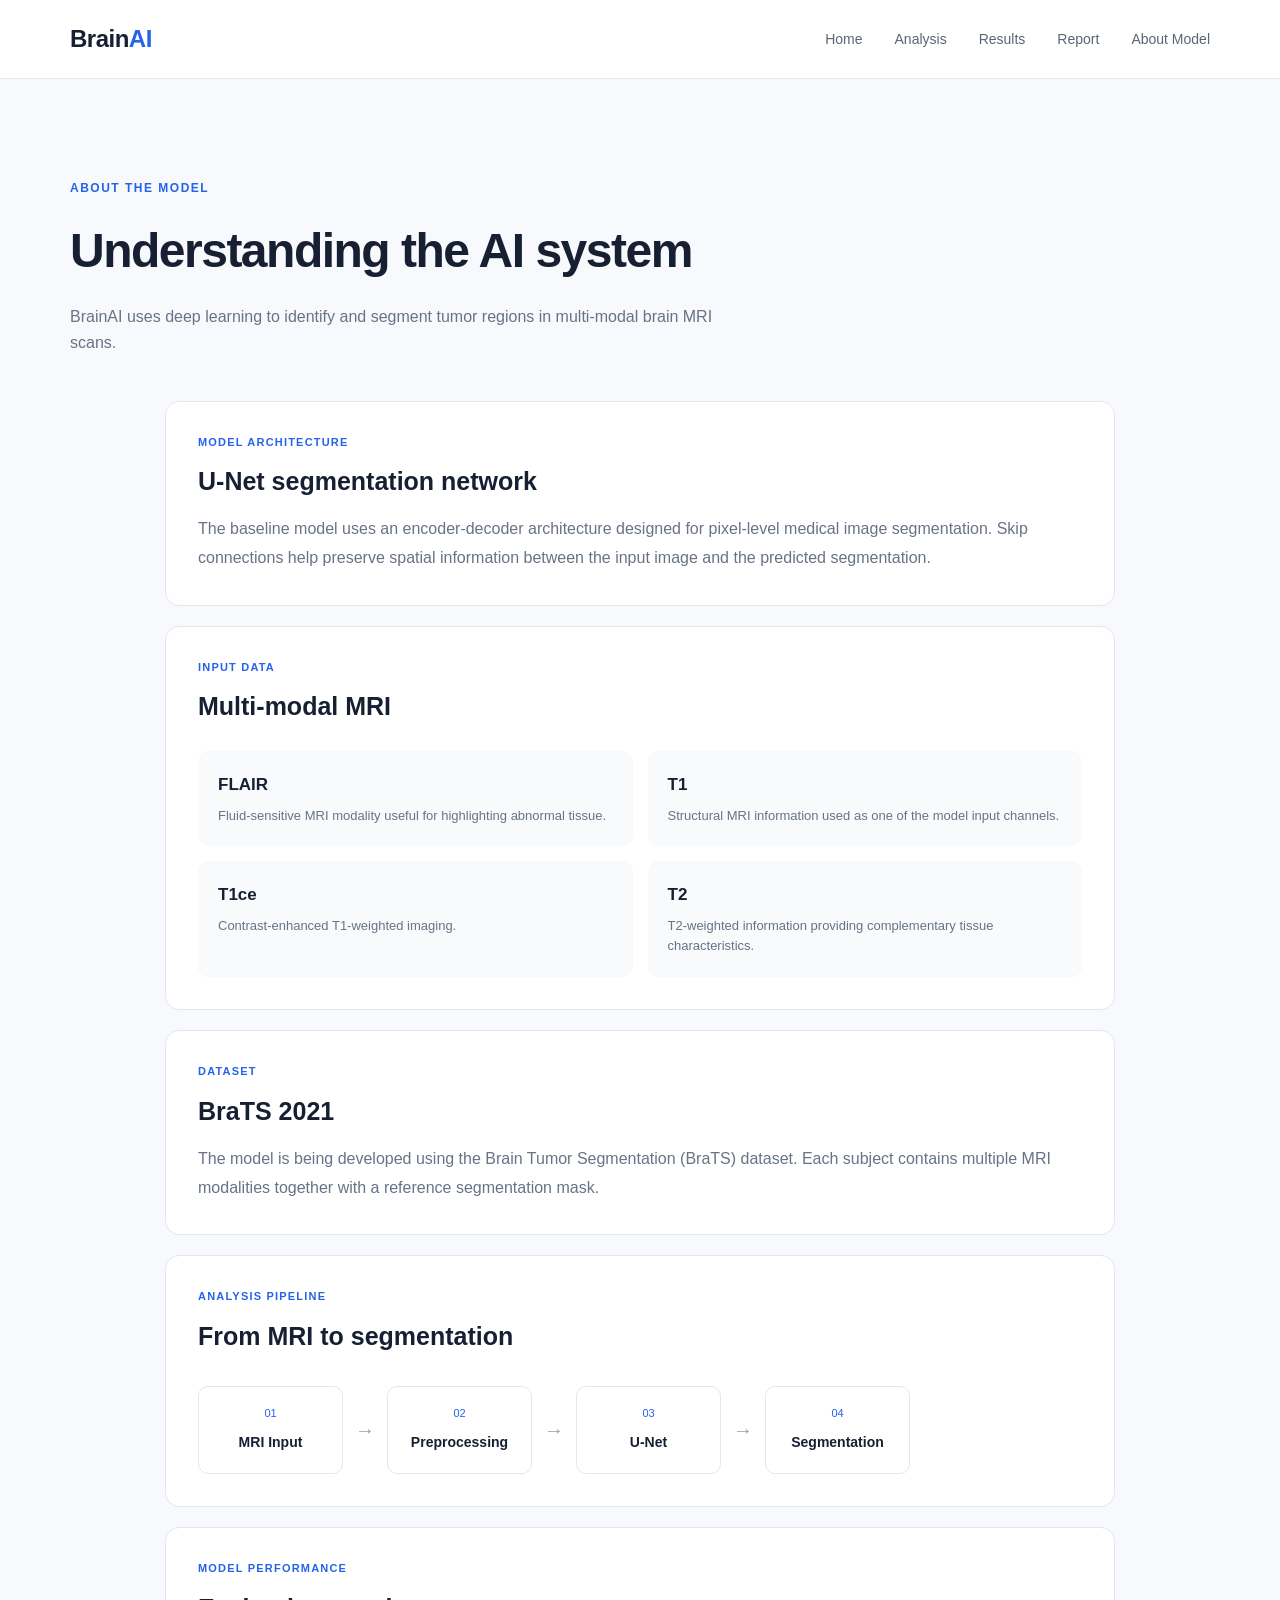
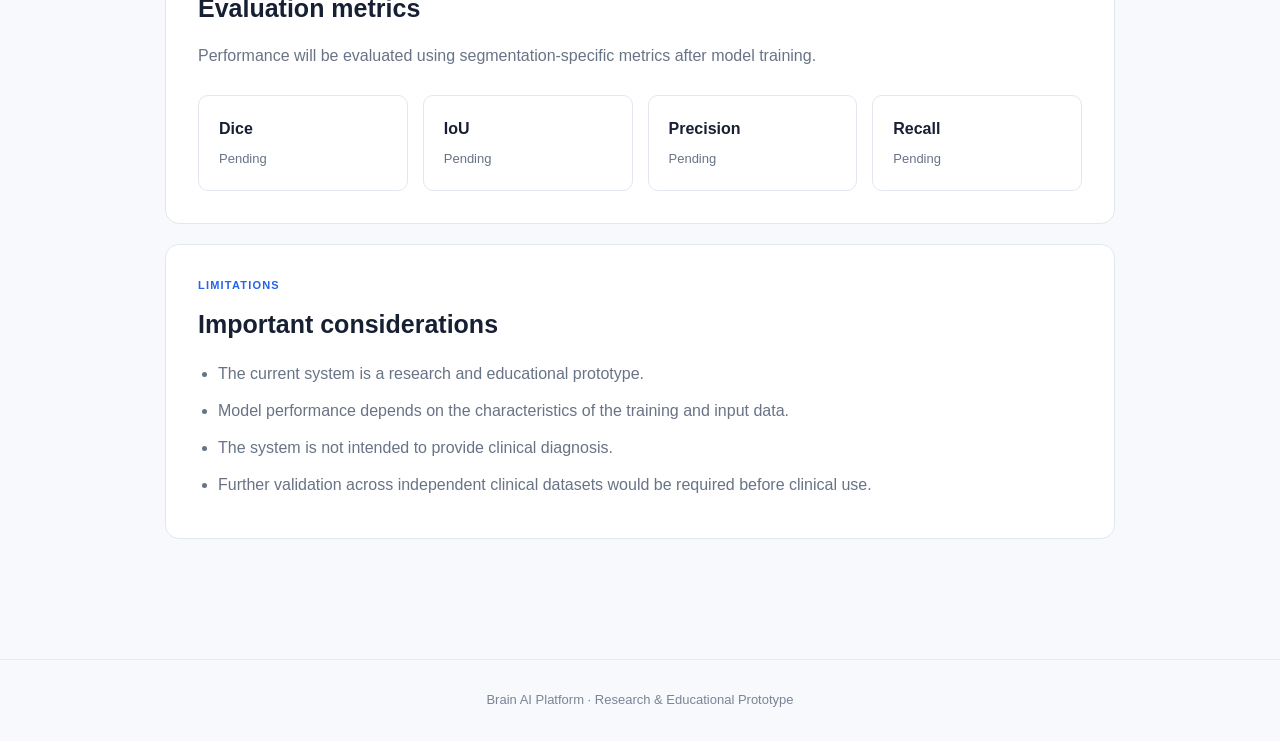
<file: frontend/about.html>
<!DOCTYPE html>
<html lang="en">

<head>
    <meta charset="UTF-8">
    <meta name="viewport" content="width=device-width, initial-scale=1.0">

    <title>About Model | BrainAI</title>

    <link rel="stylesheet" href="css/style.css">
    <link rel="stylesheet" href="css/about.css">
</head>


<body>

<header>

    <nav>

        <a href="index.html" class="logo">
            Brain<span>AI</span>
        </a>

        <div class="nav-links">

            <a href="index.html">Home</a>
            <a href="analysis.html">Analysis</a>
            <a href="results.html">Results</a>
            <a href="report.html">Report</a>
            <a href="about.html">About Model</a>

        </div>

    </nav>

</header>


<main>

    <section class="about-page">

        <div class="section-heading">

            <p class="eyebrow">
                ABOUT THE MODEL
            </p>

            <h1>
                Understanding the AI system
            </h1>

            <p>
                BrainAI uses deep learning to identify and segment
                tumor regions in multi-modal brain MRI scans.
            </p>

        </div>


        <!-- Model Overview -->

        <div class="about-card">

            <span class="about-label">
                MODEL ARCHITECTURE
            </span>

            <h2>
                U-Net segmentation network
            </h2>

            <p>
                The baseline model uses an encoder-decoder architecture
                designed for pixel-level medical image segmentation.
                Skip connections help preserve spatial information
                between the input image and the predicted segmentation.
            </p>

        </div>


        <!-- Input -->

        <div class="about-card">

            <span class="about-label">
                INPUT DATA
            </span>

            <h2>
                Multi-modal MRI
            </h2>

            <div class="feature-grid">

                <div class="feature">

                    <strong>
                        FLAIR
                    </strong>

                    <p>
                        Fluid-sensitive MRI modality useful for
                        highlighting abnormal tissue.
                    </p>

                </div>


                <div class="feature">

                    <strong>
                        T1
                    </strong>

                    <p>
                        Structural MRI information used as one
                        of the model input channels.
                    </p>

                </div>


                <div class="feature">

                    <strong>
                        T1ce
                    </strong>

                    <p>
                        Contrast-enhanced T1-weighted imaging.
                    </p>

                </div>


                <div class="feature">

                    <strong>
                        T2
                    </strong>

                    <p>
                        T2-weighted information providing
                        complementary tissue characteristics.
                    </p>

                </div>

            </div>

        </div>


        <!-- Dataset -->

        <div class="about-card">

            <span class="about-label">
                DATASET
            </span>

            <h2>
                BraTS 2021
            </h2>

            <p>
                The model is being developed using the Brain Tumor
                Segmentation (BraTS) dataset. Each subject contains
                multiple MRI modalities together with a reference
                segmentation mask.
            </p>

        </div>


        <!-- Pipeline -->

        <div class="about-card">

            <span class="about-label">
                ANALYSIS PIPELINE
            </span>

            <h2>
                From MRI to segmentation
            </h2>

            <div class="pipeline">

                <div class="pipeline-step">
                    <span>01</span>
                    <strong>MRI Input</strong>
                </div>

                <div class="pipeline-arrow">
                    →
                </div>

                <div class="pipeline-step">
                    <span>02</span>
                    <strong>Preprocessing</strong>
                </div>

                <div class="pipeline-arrow">
                    →
                </div>

                <div class="pipeline-step">
                    <span>03</span>
                    <strong>U-Net</strong>
                </div>

                <div class="pipeline-arrow">
                    →
                </div>

                <div class="pipeline-step">
                    <span>04</span>
                    <strong>Segmentation</strong>
                </div>

            </div>

        </div>


        <!-- Metrics -->

        <div class="about-card">

            <span class="about-label">
                MODEL PERFORMANCE
            </span>

            <h2>
                Evaluation metrics
            </h2>

            <p>
                Performance will be evaluated using segmentation-specific
                metrics after model training.
            </p>

            <div class="metrics-grid">

                <div>
                    <strong>
                        Dice
                    </strong>

                    <span id="dice-score">
                        Pending
                    </span>
                </div>


                <div>
                    <strong>
                        IoU
                    </strong>

                    <span id="iou-score">
                        Pending
                    </span>
                </div>


                <div>
                    <strong>
                        Precision
                    </strong>

                    <span>
                        Pending
                    </span>
                </div>


                <div>
                    <strong>
                        Recall
                    </strong>

                    <span>
                        Pending
                    </span>
                </div>

            </div>

        </div>


        <!-- Limitations -->

        <div class="about-card">

            <span class="about-label">
                LIMITATIONS
            </span>

            <h2>
                Important considerations
            </h2>

            <ul class="limitations">

                <li>
                    The current system is a research and educational prototype.
                </li>

                <li>
                    Model performance depends on the characteristics
                    of the training and input data.
                </li>

                <li>
                    The system is not intended to provide clinical diagnosis.
                </li>

                <li>
                    Further validation across independent clinical
                    datasets would be required before clinical use.
                </li>

            </ul>

        </div>


    </section>

</main>


<footer>

    <p>
        Brain AI Platform · Research & Educational Prototype
    </p>

</footer>


</body>

</html>
</file>
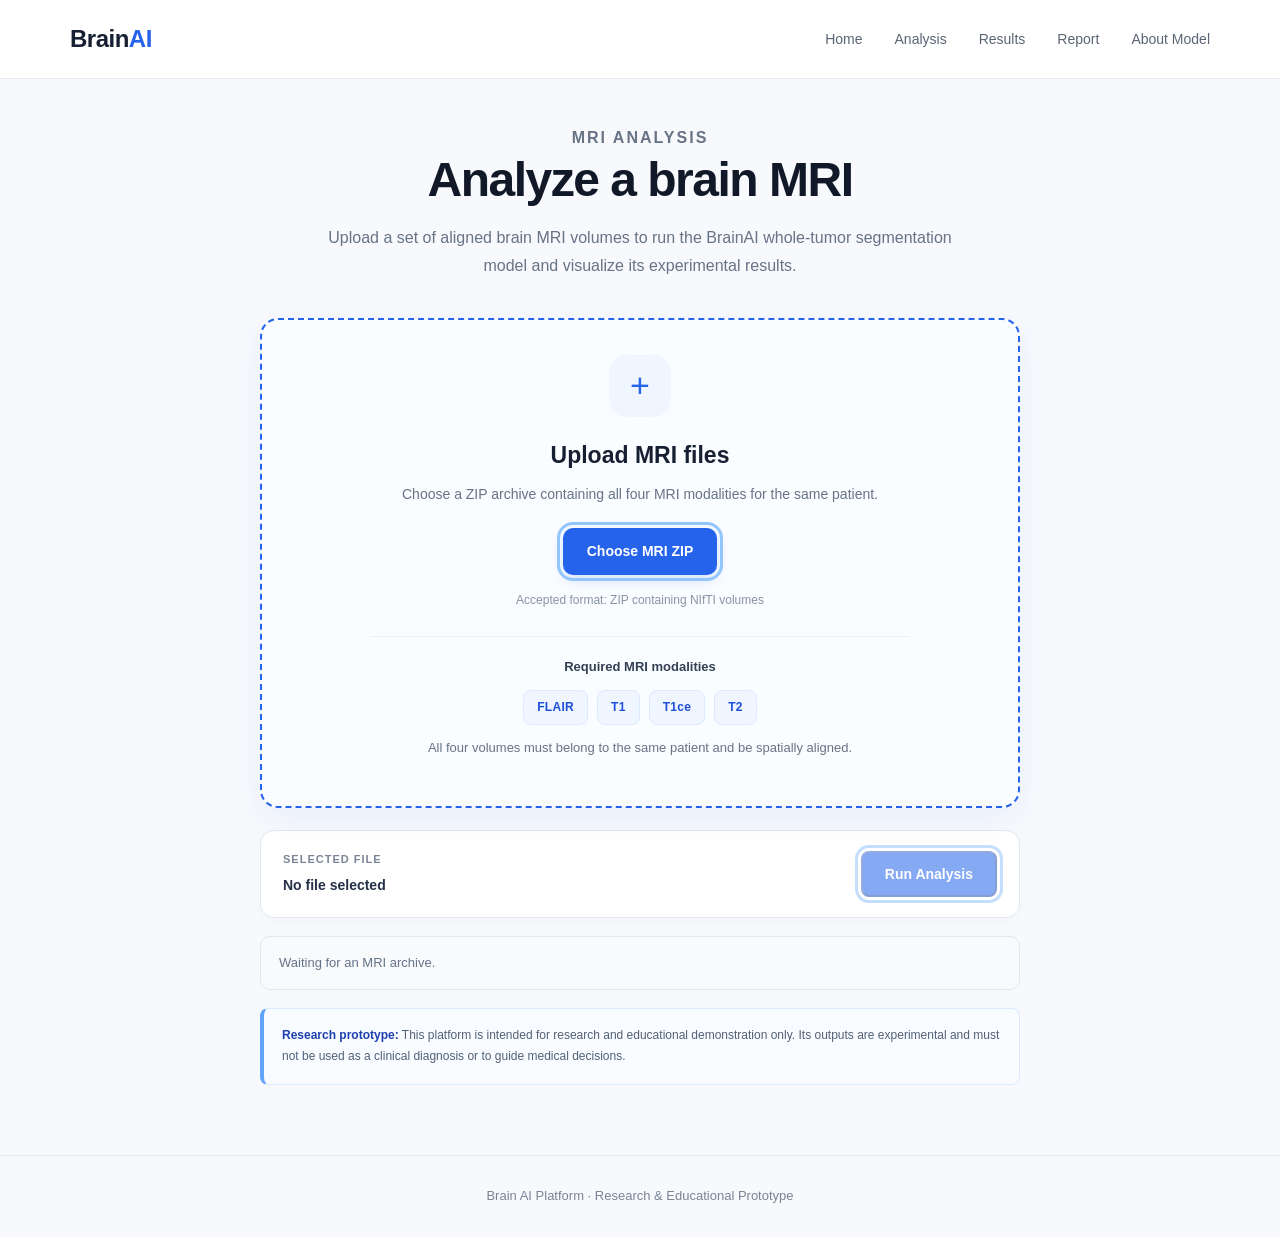
<file: frontend/analysis.html>
<!DOCTYPE html>
<html lang="en">
<head>
    <meta charset="UTF-8">
    <meta name="viewport" content="width=device-width, initial-scale=1.0">

    <title>Analysis | BrainAI</title>

    <link rel="stylesheet" href="css/style.css">
    <link rel="stylesheet" href="css/analysis.css">
</head>

<body>

    <!-- Header / Navigation -->
    <header>
        <nav>
            <a href="index.html" class="logo">
                Brain<span>AI</span>
            </a>

            <div class="nav-links">
                <a href="index.html">Home</a>
                <a href="analysis.html" aria-current="page">Analysis</a>
                <a href="results.html">Results</a>
                <a href="report.html">Report</a>
                <a href="about.html">About Model</a>
            </div>
        </nav>
    </header>

    <!-- Main Analysis Page -->
    <main>
        <section class="analysis-page">

            <!-- Page Heading -->
            <div class="section-heading">
                <p class="eyebrow">MRI ANALYSIS</p>

                <h1>Analyze a brain MRI</h1>

                <p>
                    Upload a set of aligned brain MRI volumes to run
                    the BrainAI whole-tumor segmentation model and
                    visualize its experimental results.
                </p>
            </div>

            <!-- Upload Area -->
            <form id="analysis-form" enctype="multipart/form-data">

                <div class="upload-container">

                    <div class="upload-icon" aria-hidden="true">
                        +
                    </div>

                    <h2>Upload MRI files</h2>

                    <p>
                        Choose a ZIP archive containing all four MRI
                        modalities for the same patient.
                    </p>

                    <label for="mri-zip" class="btn primary">
                        Choose MRI ZIP
                    </label>

                    <input
                        type="file"
                        id="mri-zip"
                        name="file"
                        accept=".zip,application/zip"
                        required
                        hidden
                    >

                    <p class="file-note">
                        Accepted format: ZIP containing NIfTI volumes
                    </p>

                    <div class="modality-info">
                        <p><strong>Required MRI modalities</strong></p>
                        <ul>
                            <li>FLAIR</li>
                            <li>T1</li>
                            <li>T1ce</li>
                            <li>T2</li>
                        </ul>

                        <p>
                            All four volumes must belong to the same
                            patient and be spatially aligned.
                        </p>
                    </div>

                </div>

                <!-- Selected File -->
                <div class="selected-file" id="selected-file">

                    <div>
                        <span class="file-label">Selected file</span>

                        <strong id="file-name">
                            No file selected
                        </strong>
                    </div>

                    <button
                        type="submit"
                        id="analyze-button"
                        class="btn primary"
                        disabled
                    >
                        Run Analysis
                    </button>

                </div>

            </form>

            <!-- Status -->
            <div
                class="analysis-status"
                id="analysis-status"
                role="status"
                aria-live="polite"
            >
                <p>Waiting for an MRI archive.</p>
            </div>

            <!-- Research Disclaimer -->
            <div class="analysis-disclaimer">
                <p>
                    <strong>Research prototype:</strong>
                    This platform is intended for research and
                    educational demonstration only. Its outputs are
                    experimental and must not be used as a clinical
                    diagnosis or to guide medical decisions.
                </p>
            </div>

        </section>
    </main>

    <!-- Footer -->
    <footer>
        <p>
            Brain AI Platform · Research &amp; Educational Prototype
        </p>
    </footer>

    <!-- Analysis Logic -->
    <script src="js/analysis.js"></script>

</body>
</html>
</file>
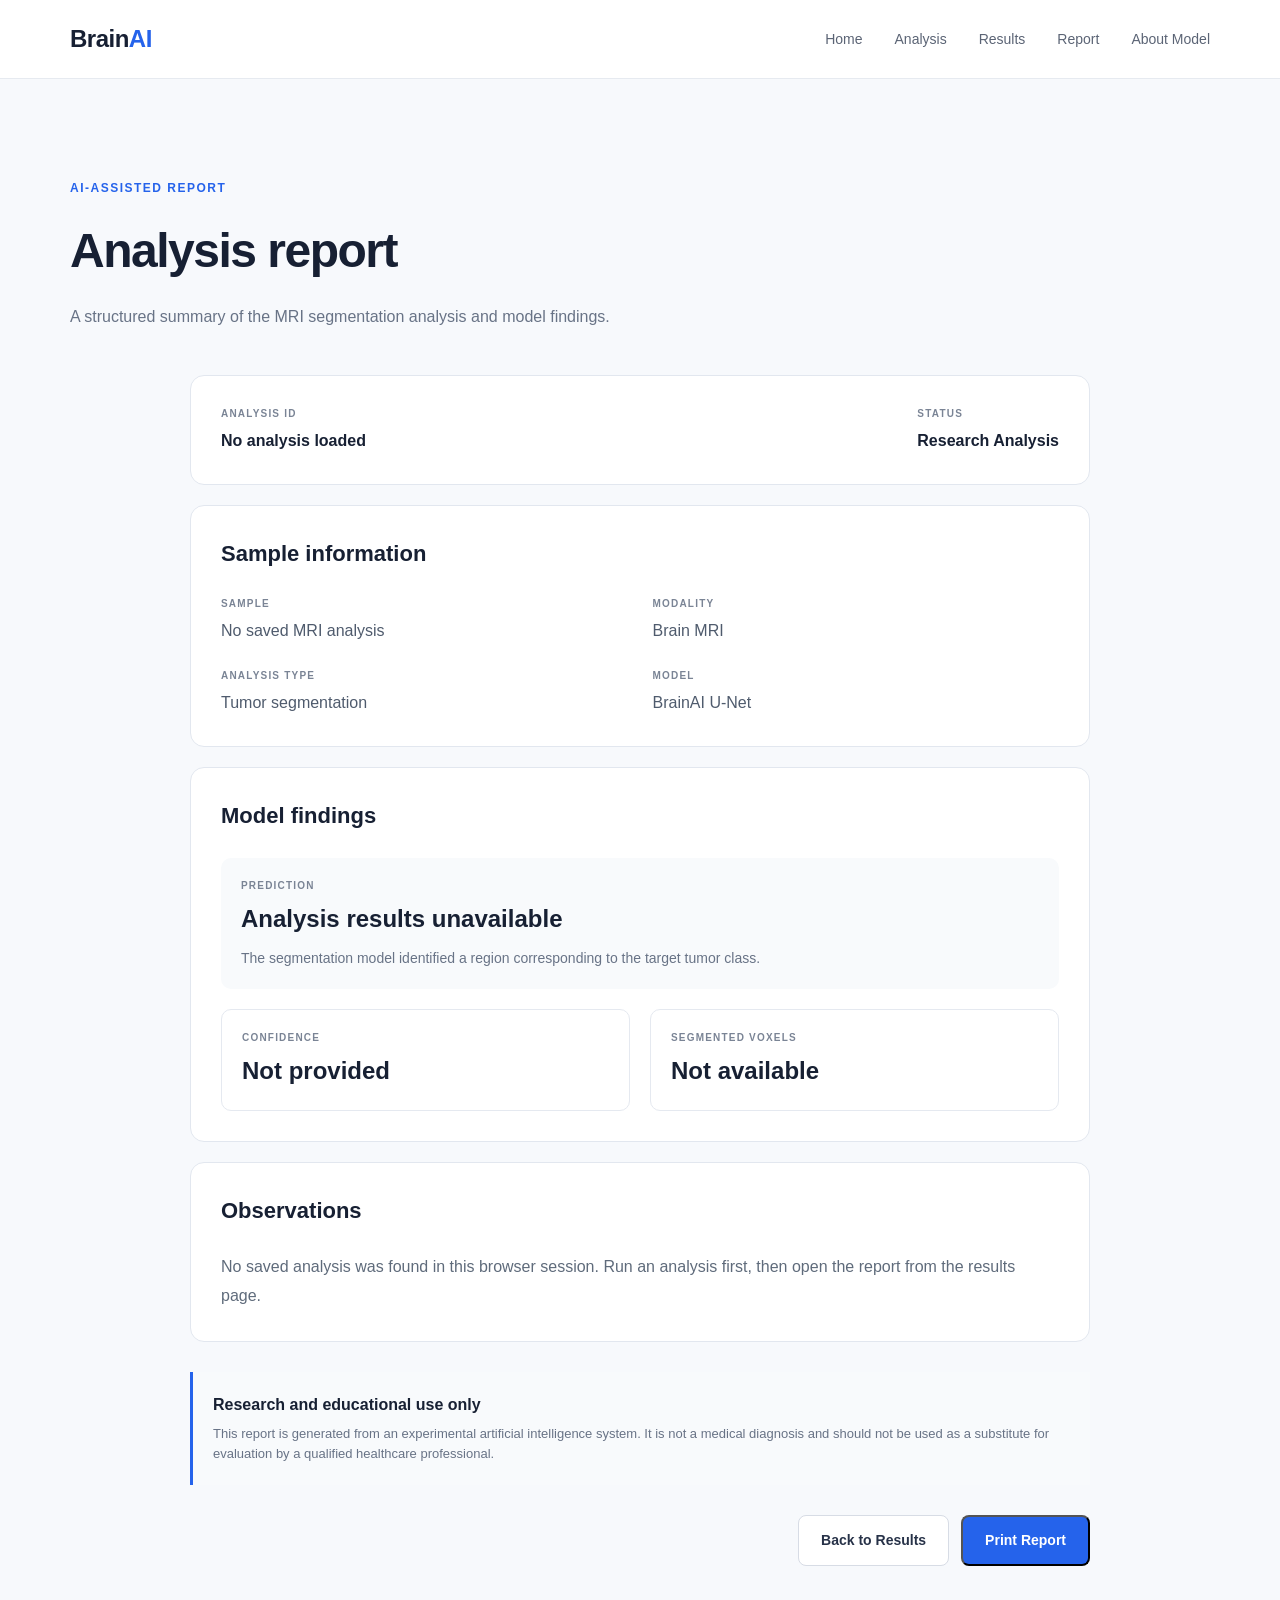
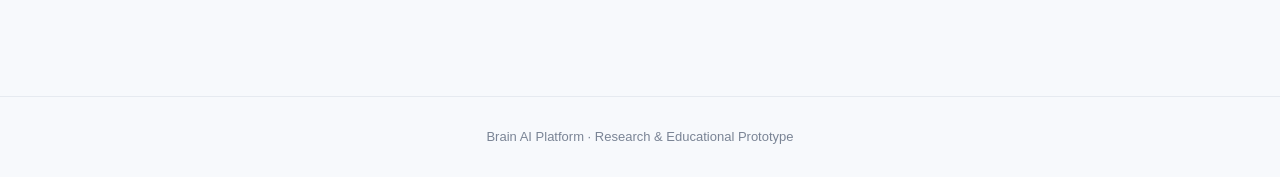
<file: frontend/report.html>
<!DOCTYPE html>
<html lang="en">

<head>
    <meta charset="UTF-8">
    <meta name="viewport" content="width=device-width, initial-scale=1.0">

    <title>Report | BrainAI</title>

    <link rel="stylesheet" href="css/style.css">
    <link rel="stylesheet" href="css/report.css">
</head>

<body>

<header>
    <nav>

        <a href="index.html" class="logo">
            Brain<span>AI</span>
        </a>

        <div class="nav-links">
            <a href="index.html">Home</a>
            <a href="analysis.html">Analysis</a>
            <a href="results.html">Results</a>
            <a href="report.html">Report</a>
            <a href="about.html">About Model</a>
        </div>

    </nav>
</header>


<main>

    <section class="report-page">

        <div class="section-heading">

            <p class="eyebrow">
                AI-ASSISTED REPORT
            </p>

            <h1>
                Analysis report
            </h1>

            <p>
                A structured summary of the MRI segmentation
                analysis and model findings.
            </p>

        </div>


        <!-- Report Header -->

        <div class="report-card">

            <div class="report-header">

                <div>
                    <span class="report-label">
                        ANALYSIS ID
                    </span>

                    <strong id="analysis-id">
                        BRA-2026-001
                    </strong>
                </div>

                <div>
                    <span class="report-label">
                        STATUS
                    </span>

                    <strong>
                        Research Analysis
                    </strong>
                </div>

            </div>

        </div>


        <!-- Patient / Sample Information -->

        <div class="report-card">

            <h2>
                Sample information
            </h2>

            <div class="report-grid">

                <div>
                    <span class="report-label">
                        Sample
                    </span>

                    <p id="sample-name">
                        MRI sample
                    </p>
                </div>

                <div>
                    <span class="report-label">
                        Modality
                    </span>

                    <p>
                        Brain MRI
                    </p>
                </div>

                <div>
                    <span class="report-label">
                        Analysis type
                    </span>

                    <p>
                        Tumor segmentation
                    </p>
                </div>

                <div>
                    <span class="report-label">
                        Model
                    </span>

                    <p>
                        BrainAI U-Net
                    </p>
                </div>

            </div>

        </div>


        <!-- Prediction -->

        <div class="report-card">

            <h2>
                Model findings
            </h2>

            <div class="finding">

                <span class="report-label">
                    PREDICTION
                </span>

                <h3 id="report-prediction">
                    Tumor region detected
                </h3>

                <p>
                    The segmentation model identified a region
                    corresponding to the target tumor class.
                </p>

            </div>


            <div class="finding-grid">

                <div>

                    <span class="report-label">
                        CONFIDENCE
                    </span>

                    <strong id="report-confidence">
                        87.4%
                    </strong>

                </div>


                <div>

                    <span class="report-label">
                        SEGMENTED VOXELS
                    </span>

                    <strong id="report-volume">
                        12,450
                    </strong>

                </div>

            </div>

        </div>


        <!-- Observations -->

        <div class="report-card">

            <h2>
                Observations
            </h2>

            <p id="observations">

                The model-generated segmentation indicates
                a region of interest within the submitted MRI.
                Visualization should be reviewed together with
                the model confidence and segmentation output.

            </p>

        </div>


        <!-- Disclaimer -->

        <div class="report-disclaimer">

            <strong>
                Research and educational use only
            </strong>

            <p>
                This report is generated from an experimental
                artificial intelligence system. It is not a
                medical diagnosis and should not be used as a
                substitute for evaluation by a qualified
                healthcare professional.
            </p>

        </div>


        <!-- Actions -->

        <div class="report-actions">

            <a href="results.html" class="btn secondary">
                Back to Results
            </a>

            <button
                class="btn primary"
                id="print-report"
            >
                Print Report
            </button>

        </div>

    </section>

</main>


<footer>

    <p>
        Brain AI Platform · Research & Educational Prototype
    </p>

</footer>


<script src="js/report.js"></script>

</body>

</html>
</file>
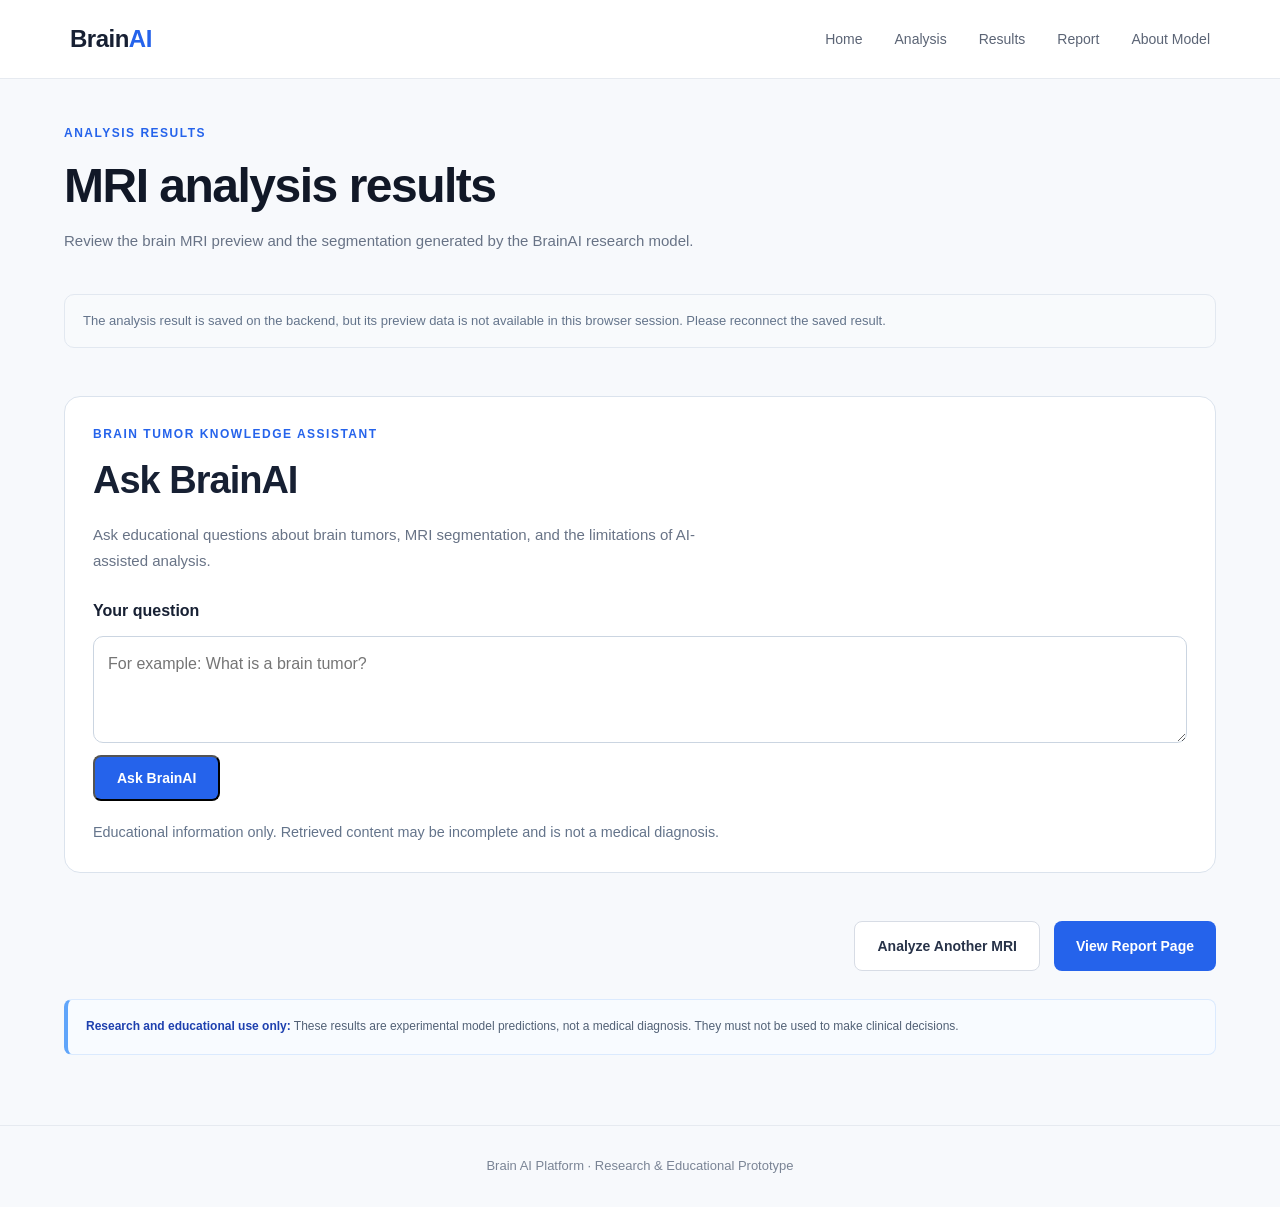
<file: frontend/results.html>
<!DOCTYPE html>
<html lang="en">
<head>
    <meta charset="UTF-8">
    <meta name="viewport" content="width=device-width, initial-scale=1.0">

    <title>Results | BrainAI</title>

    <link rel="stylesheet" href="css/style.css">
    <link rel="stylesheet" href="css/results.css">
</head>

<body>
<header>
    <nav>
        <a href="index.html" class="logo">
            Brain<span>AI</span>
        </a>

        <div class="nav-links">
            <a href="index.html">Home</a>
            <a href="analysis.html">Analysis</a>
            <a href="results.html" aria-current="page">Results</a>
            <a href="report.html">Report</a>
            <a href="about.html">About Model</a>
        </div>
    </nav>
</header>

<main>
    <section class="results-page">

        <div class="section-heading">
            <p class="eyebrow">ANALYSIS RESULTS</p>
            <h1>MRI analysis results</h1>
            <p>
                Review the brain MRI preview and the segmentation
                generated by the BrainAI research model.
            </p>
        </div>

        <!-- Status and summary -->
        <div id="results-status" class="analysis-status" role="status"
             aria-live="polite">
            <p>Loading analysis results...</p>
        </div>

        <div id="results-container" hidden>

            <div class="result-summary">

                <div class="result-card">
                    <span class="result-label">MODEL FINDING</span>
                    <h2 id="prediction">—</h2>
                    <p id="prediction-description">
                        The predicted segmentation will be summarized here.
                    </p>
                </div>

                <div class="result-card">
                    <span class="result-label">SEGMENTED REGION</span>
                    <h2 id="tumor-volume">—</h2>
                    <p>
                        Number of voxels classified as part of the
                        predicted whole-tumor region.
                    </p>
                </div>

                <div class="result-card">
                    <span class="result-label">PREVIEW SLICE</span>
                    <h2 id="preview-slice">—</h2>
                    <p>
                        Index of the slice selected for visualization.
                    </p>
                </div>

            </div>

            <!-- MRI visualization -->
            <div class="visualization-section">
                <div class="section-heading">
                    <p class="eyebrow">VISUALIZATION</p>
                    <h2>MRI and segmentation</h2>
                    <p>
                        Compare the input MRI slice with the predicted
                        mask and its overlay.
                    </p>
                </div>

                <div class="visualization-grid">

                    <div class="image-panel">
                        <h3>Original MRI (FLAIR)</h3>
                        <div class="image-placeholder" id="flair-panel">
                            <p>MRI preview will appear here.</p>
                        </div>
                    </div>

                    <div class="image-panel">
                        <h3>Predicted segmentation</h3>
                        <div class="image-placeholder" id="mask-panel">
                            <p>Segmentation preview will appear here.</p>
                        </div>
                    </div>

                    <div class="image-panel">
                        <h3>MRI overlay</h3>
                        <div class="image-placeholder" id="overlay-panel">
                            <p>Overlay preview will appear here.</p>
                        </div>
                    </div>

                </div>
            </div>

            <!-- Technical details -->
            <section class="result-details">
                <h2>Analysis details</h2>

                <dl>
                    <div>
                        <dt>Analysis ID</dt>
                        <dd id="result-id">—</dd>
                    </div>
                    <div>
                        <dt>Input modalities</dt>
                        <dd id="modalities">—</dd>
                    </div>
                    <div>
                        <dt>Volume dimensions</dt>
                        <dd id="volume-shape">—</dd>
                    </div>
                    <div>
                        <dt>Segmentation threshold</dt>
                        <dd id="threshold">—</dd>
                    </div>
                </dl>

                <p class="result-note">
                    The voxel count is not a physical tumor volume in
                    millilitres. A physical volume estimate requires
                    validated voxel-spacing information.
                </p>
            </section>

            <!-- Download -->
            <div class="result-download">
                <h2>Download results</h2>
                <p>
                    Download the output archive generated by the backend
                    for further research and inspection.
                </p>
                <a id="download-results" class="btn primary" href="#">
                    Download Analysis Files
                </a>
            </div>

        </div>

            <!-- RAG: Ask BrainAI -->
    <section class="rag-section" aria-labelledby="rag-heading">
        <div class="section-heading">
            <p class="eyebrow">BRAIN TUMOR KNOWLEDGE ASSISTANT</p>
            <h2 id="rag-heading">Ask BrainAI</h2>
            <p>
                Ask educational questions about brain tumors, MRI
                segmentation, and the limitations of AI-assisted analysis.
            </p>
        </div>

        <form id="rag-form" class="rag-form">
            <label for="rag-question">Your question</label>
            <textarea
                id="rag-question"
                name="question"
                rows="3"
                maxlength="1000"
                placeholder="For example: What is a brain tumor?"
                required
            ></textarea>

            <button id="rag-submit" class="btn primary" type="submit">
                Ask BrainAI
            </button>
        </form>

        <div id="rag-status" class="rag-status" role="status"
             aria-live="polite"></div>

        <div id="rag-answer-container" class="rag-answer-container" hidden>
            <h3>Answer from the knowledge base</h3>
            <div id="rag-answer" class="rag-answer"></div>

            <div id="rag-sources-container" class="rag-sources-container">
                <h4>Retrieved sources</h4>
                <ul id="rag-sources"></ul>
            </div>
        </div>

        <p class="rag-disclaimer">
            Educational information only. Retrieved content may be
            incomplete and is not a medical diagnosis.
        </p>
    </section>

        <!-- Actions -->
        <div class="result-actions">
            <a href="analysis.html" class="btn secondary">
                Analyze Another MRI
            </a>
            <a href="report.html" class="btn primary">
                View Report Page
            </a>
        </div>

        <div class="analysis-disclaimer">
            <p>
                <strong>Research and educational use only:</strong>
                These results are experimental model predictions,
                not a medical diagnosis. They must not be used to
                make clinical decisions.
            </p>
        </div>

    </section>
</main>

<footer>
    <p>Brain AI Platform · Research &amp; Educational Prototype</p>
</footer>

<script src="js/results.js"></script>
</body>
</html>
</file>
<file: frontend/css/style.css>
/* ================================
   GLOBAL RESET
================================ */

* {
    margin: 0;
    padding: 0;
    box-sizing: border-box;
}

html {
    scroll-behavior: smooth;
}

body {
    font-family: Arial, Helvetica, sans-serif;
    background: #f7f9fc;
    color: #172033;
    line-height: 1.6;
}

a {
    text-decoration: none;
    color: inherit;
}

img {
    max-width: 100%;
    display: block;
}


/* ================================
   NAVIGATION
================================ */

header {
    width: 100%;
    background: rgba(255, 255, 255, 0.95);
    border-bottom: 1px solid #e6eaf0;
    position: sticky;
    top: 0;
    z-index: 100;
}

nav {
    max-width: 1200px;
    margin: 0 auto;
    padding: 20px 30px;

    display: flex;
    align-items: center;
    justify-content: space-between;
}

.logo {
    font-size: 24px;
    font-weight: 700;
    letter-spacing: -0.5px;
}

.logo span {
    color: #2563eb;
}

.nav-links {
    display: flex;
    align-items: center;
    gap: 32px;
}

.nav-links a {
    font-size: 14px;
    color: #5b6475;
    transition: 0.2s ease;
}

.nav-links a:hover {
    color: #2563eb;
}


/* ================================
   BUTTONS
================================ */

.btn {
    display: inline-flex;
    align-items: center;
    justify-content: center;

    padding: 13px 22px;
    border-radius: 8px;

    font-size: 14px;
    font-weight: 600;

    transition: 0.2s ease;
}

.btn.primary {
    background: #2563eb;
    color: white;
}

.btn.primary:hover {
    background: #1d4ed8;
    transform: translateY(-1px);
}

.btn.secondary {
    border: 1px solid #d7dce5;
    background: white;
    color: #273248;
}

.btn.secondary:hover {
    border-color: #2563eb;
    color: #2563eb;
}


/* ================================
   GENERAL SECTIONS
================================ */

section {
    max-width: 1200px;
    margin: 0 auto;
    padding: 100px 30px;
}

.eyebrow {
    color: #2563eb;
    font-size: 12px;
    font-weight: 700;
    letter-spacing: 1.5px;
    margin-bottom: 14px;
}

.section-heading {
    max-width: 650px;
    margin-bottom: 50px;
}

.section-heading h2 {
    font-size: 38px;
    line-height: 1.2;
    letter-spacing: -1px;
    margin-bottom: 18px;
}

.section-heading p:last-child {
    color: #687386;
}


/* ================================
   FOOTER
================================ */

footer {
    border-top: 1px solid #e6eaf0;
    padding: 30px;
    text-align: center;
    color: #7a8495;
    font-size: 13px;
}


/* ================================
   MOBILE
================================ */

@media (max-width: 768px) {

    nav {
        padding: 18px 20px;
    }

    .nav-links {
        gap: 14px;
    }

    .nav-links a {
        font-size: 12px;
    }

    section {
        padding: 70px 20px;
    }

    .section-heading h2 {
        font-size: 30px;
    }
}
</file>
<file: frontend/css/about.css>
.about-page {
    min-height: 900px;
}

.about-page .section-heading {
    margin-bottom: 45px;
}

.about-page h1 {
    font-size: 48px;
    letter-spacing: -1.5px;
    margin-bottom: 15px;
}


/* ================================
   CARDS
================================ */

.about-card {
    max-width: 950px;

    margin: 0 auto 20px;

    padding: 32px;

    background: white;

    border: 1px solid #e2e7ef;
    border-radius: 14px;
}

.about-card h2 {
    font-size: 25px;
    margin-bottom: 14px;
}

.about-card > p {
    color: #687386;
    line-height: 1.8;
}


/* ================================
   LABEL
================================ */

.about-label {
    display: block;

    color: #2563eb;

    font-size: 11px;
    font-weight: 700;

    letter-spacing: 1.2px;

    margin-bottom: 10px;
}


/* ================================
   INPUT FEATURES
================================ */

.feature-grid {
    display: grid;

    grid-template-columns: repeat(2, 1fr);

    gap: 15px;

    margin-top: 25px;
}

.feature {
    padding: 20px;

    background: #f8fafc;

    border-radius: 10px;
}

.feature strong {
    display: block;

    font-size: 17px;

    margin-bottom: 7px;
}

.feature p {
    color: #687386;
    font-size: 13px;
}


/* ================================
   PIPELINE
================================ */

.pipeline {
    display: flex;

    align-items: center;

    gap: 12px;

    margin-top: 30px;

    overflow-x: auto;
}

.pipeline-step {
    min-width: 145px;

    padding: 18px;

    border: 1px solid #e2e7ef;

    border-radius: 10px;

    text-align: center;
}

.pipeline-step span {
    display: block;

    color: #2563eb;

    font-size: 11px;

    margin-bottom: 7px;
}

.pipeline-step strong {
    font-size: 14px;
}

.pipeline-arrow {
    color: #9aa4b2;
    font-size: 20px;
}


/* ================================
   METRICS
================================ */

.metrics-grid {
    display: grid;

    grid-template-columns: repeat(4, 1fr);

    gap: 15px;

    margin-top: 25px;
}

.metrics-grid > div {
    padding: 20px;

    border: 1px solid #e2e7ef;

    border-radius: 10px;
}

.metrics-grid strong,
.metrics-grid span {
    display: block;
}

.metrics-grid strong {
    margin-bottom: 7px;
}

.metrics-grid span {
    color: #687386;
    font-size: 13px;
}


/* ================================
   LIMITATIONS
================================ */

.limitations {
    padding-left: 20px;

    color: #687386;

    line-height: 2;
}

.limitations li {
    margin-bottom: 5px;
}


/* ================================
   MOBILE
================================ */

@media (max-width: 700px) {

    .about-page h1 {
        font-size: 36px;
    }

    .feature-grid,
    .metrics-grid {
        grid-template-columns: 1fr;
    }

}
</file>
<file: frontend/css/analysis.css>
/* =========================================
BrainAI — Analysis Page
========================================= */

.analysis-page {
min-height: 750px;
max-width: 1100px;
margin: 0 auto;
padding: 45px 24px 70px;
}

/* Page heading */

.analysis-page .section-heading {
max-width: 760px;
margin: 0 auto 38px;
text-align: center;
}

.analysis-page .eyebrow {
color: #2563eb;
font-size: 12px;
font-weight: 700;
letter-spacing: 2px;
margin-bottom: 14px;
}

.analysis-page h1 {
font-size: clamp(34px, 5vw, 48px);
line-height: 1.15;
letter-spacing: -1.5px;
color: #111827;
margin-bottom: 16px;
}

.analysis-page .section-heading > p {
max-width: 650px;
margin: 0 auto;
color: #687386;
font-size: 16px;
line-height: 1.75;
}

/* Upload form */

#analysis-form {
width: 100%;
}

.upload-container {
position: relative;
max-width: 760px;
min-height: 300px;
margin: 0 auto;
padding: 35px 28px;

display: flex;
flex-direction: column;
align-items: center;
justify-content: center;

text-align: center;
background: #ffffff;
border: 2px dashed #cbd5e1;
border-radius: 18px;

box-shadow: 0 8px 30px rgba(15, 23, 42, 0.035);
transition: border-color 0.2s ease,
            background-color 0.2s ease,
            box-shadow 0.2s ease;

}

.upload-container {
border-color: #2563eb;
background: #fafdff;
box-shadow: 0 10px 30px rgba(37, 99, 235, 0.07);
}

.upload-icon {
width: 62px;
height: 62px;
margin-bottom: 20px;

display: flex;
align-items: center;
justify-content: center;

border-radius: 18px;
background: #eff6ff;
color: #2563eb;

font-size: 34px;
font-weight: 400;

}

.upload-container h2 {
margin: 0 0 10px;
color: #172033;
font-size: 23px;
font-weight: 700;
}

.upload-container > p {
max-width: 480px;
margin: 0 0 22px;
color: #687386;
font-size: 14px;
line-height: 1.7;
}

/* Upload button */

.upload-container .btn {
display: inline-flex;
align-items: center;
justify-content: center;
min-height: 46px;
padding: 12px 24px;
border-radius: 10px;
cursor: pointer;
font-size: 14px;
font-weight: 600;
transition: transform 0.2s ease,
box-shadow 0.2s ease;
}

.upload-container .btn {
transform: translateY(-1px);
box-shadow: 0 5px 14px rgba(37, 99, 235, 0.18);
}

.upload-container .btn,
.selected-file .btn {
outline: 3px solid #93c5fd;
outline-offset: 3px;
}

/* Supported format note */

.upload-container .file-note {
margin: 14px 0 0;
color: #8993a3;
font-size: 12px;
}

/* Required modalities */

.modality-info {
width: 100%;
max-width: 540px;
margin-top: 26px;
padding-top: 20px;
border-top: 1px solid #edf0f5;
}

.modality-info p {
margin: 0 0 12px;
color: #687386;
font-size: 13px;
line-height: 1.6;
}

.modality-info p strong {
color: #344054;
font-size: 13px;
}

.modality-info ul {
display: flex;
flex-wrap: wrap;
justify-content: center;
gap: 9px;
list-style: none;
margin: 0 0 13px;
padding: 0;
}

.modality-info li {
padding: 7px 13px;
border: 1px solid #dbeafe;
border-radius: 8px;
background: #eff6ff;
color: #1d4ed8;
font-size: 12px;
font-weight: 700;
letter-spacing: 0.3px;
}

/* Selected file panel */

.selected-file {
max-width: 760px;
margin: 22px auto 0;
padding: 20px 22px;

display: flex;
align-items: center;
justify-content: space-between;
gap: 20px;

background: #ffffff;
border: 1px solid #e2e8f0;
border-radius: 14px;
box-shadow: 0 4px 16px rgba(15, 23, 42, 0.025);

}

.selected-file > div {
min-width: 0;
}

.file-label {
display: block;
margin-bottom: 6px;

color: #7a8495;
font-size: 11px;
font-weight: 700;
text-transform: uppercase;
letter-spacing: 1px;

}

#file-name {
display: block;
max-width: 100%;
overflow-wrap: anywhere;
color: #253047;
font-size: 14px;
font-weight: 600;
line-height: 1.5;
}

.selected-file .btn {
flex-shrink: 0;
}

/* Analysis status */

.analysis-status {
max-width: 760px;
margin: 18px auto 0;
padding: 15px 18px;

border: 1px solid #e2e8f0;
border-radius: 10px;
background: #f8fafc;
color: #64748b;

font-size: 13px;
line-height: 1.7;

}

.analysis-status p {
margin: 0;
}

/* Research disclaimer */

.analysis-disclaimer {
max-width: 760px;
margin: 18px auto 0;
padding: 16px 18px;

border: 1px solid #dbeafe;
border-left: 4px solid #60a5fa;
border-radius: 8px;
background: #f8fbff;

}

.analysis-disclaimer p {
margin: 0;
color: #526176;
font-size: 12px;
line-height: 1.8;
}

.analysis-disclaimer strong {
color: #1e40af;
}

/* Disabled button */

.analysis-page button {
opacity: 0.55;
cursor: not-allowed;
transform: none;
box-shadow: none;
}

/* Tablet */

@media (max-width: 768px) {
.analysis-page {
min-height: auto;
padding: 35px 20px 55px;
}

.analysis-page .section-heading {
    margin-bottom: 30px;
}

.upload-container {
    min-height: 280px;
    padding: 30px 22px;
}

.selected-file {
    padding: 18px;
}

}

/* Mobile */

@media (max-width: 600px) {
.analysis-page {
padding: 28px 16px 42px;
}

.analysis-page h1 {
    font-size: 34px;
    letter-spacing: -1px;
}

.analysis-page .section-heading > p:last-child {
    font-size: 14px;
}

.upload-container {
    min-height: auto;
    padding: 28px 18px;
    border-radius: 14px;
}

.upload-icon {
    width: 54px;
    height: 54px;
    border-radius: 15px;
    font-size: 30px;
}

.upload-container h2 {
    font-size: 20px;
}

.modality-info {
    margin-top: 22px;
    padding-top: 18px;
}

.modality-info ul {
    gap: 7px;
}

.modality-info li {
    padding: 7px 10px;
}

.selected-file {
    flex-direction: column;
    align-items: stretch;
    gap: 16px;
    margin-top: 16px;
}

.selected-file .btn {
    width: 100%;
}

.analysis-status,
.analysis-disclaimer {
    margin-top: 14px;
    padding: 13px 14px;
}

}

@media (prefers-reduced-motion: reduce) {
.upload-container,
.upload-container .btn {
transition: none;
}
}
</file>
<file: frontend/css/report.css>
.report-page {
    min-height: 850px;
}

.report-page .section-heading {
    margin-bottom: 45px;
}

.report-page h1 {
    font-size: 48px;
    letter-spacing: -1.5px;
    margin-bottom: 15px;
}


/* ================================
   REPORT CARDS
================================ */

.report-card {
    max-width: 900px;

    margin: 0 auto 20px;

    padding: 30px;

    background: white;

    border: 1px solid #e2e7ef;
    border-radius: 14px;
}

.report-card h2 {
    font-size: 22px;
    margin-bottom: 25px;
}


/* ================================
   HEADER
================================ */

.report-header {
    display: flex;
    justify-content: space-between;
    gap: 30px;
}


/* ================================
   LABELS
================================ */

.report-label {
    display: block;

    color: #7a8495;

    font-size: 10px;
    font-weight: 700;

    letter-spacing: 1.2px;
    text-transform: uppercase;

    margin-bottom: 6px;
}


/* ================================
   INFORMATION GRID
================================ */

.report-grid {
    display: grid;

    grid-template-columns: repeat(2, 1fr);

    gap: 25px;
}

.report-grid p {
    color: #4f5b6d;
}


/* ================================
   FINDINGS
================================ */

.finding {
    padding: 20px;

    background: #f8fafc;

    border-radius: 10px;

    margin-bottom: 20px;
}

.finding h3 {
    font-size: 24px;
    margin-bottom: 8px;
}

.finding p {
    color: #687386;
    font-size: 14px;
}

.finding-grid {
    display: grid;

    grid-template-columns: repeat(2, 1fr);

    gap: 20px;
}

.finding-grid > div {
    padding: 20px;

    border: 1px solid #e5e9f0;

    border-radius: 10px;
}

.finding-grid strong {
    font-size: 24px;
}


/* ================================
   OBSERVATIONS
================================ */

#observations {
    color: #5f6b7b;
    line-height: 1.8;
}


/* ================================
   DISCLAIMER
================================ */

.report-disclaimer {
    max-width: 900px;

    margin: 30px auto;

    padding: 20px;

    border-left: 3px solid #2563eb;

    background: #f8fafc;
}

.report-disclaimer strong {
    display: block;
    margin-bottom: 6px;
}

.report-disclaimer p {
    color: #687386;
    font-size: 13px;
}


/* ================================
   ACTIONS
================================ */

.report-actions {
    max-width: 900px;

    margin: 30px auto;

    display: flex;
    justify-content: flex-end;

    gap: 12px;
}


/* ================================
   MOBILE
================================ */

@media (max-width: 650px) {

    .report-page h1 {
        font-size: 36px;
    }

    .report-header {
        flex-direction: column;
    }

    .report-grid,
    .finding-grid {
        grid-template-columns: 1fr;
    }

    .report-actions {
        flex-direction: column;
    }

}
</file>
<file: frontend/css/results.css>
/* =========================================
   BrainAI — Results Page
   ========================================= */

.results-page {
    min-height: 800px;
    max-width: 1200px;
    margin: 0 auto;
    padding: 45px 24px 70px;
}

.results-page .section-heading {
    margin-bottom: 40px;
}

.results-page h1 {
    font-size: clamp(34px, 5vw, 48px);
    line-height: 1.15;
    letter-spacing: -1.5px;
    margin-bottom: 15px;
    color: #111827;
}

.results-page .section-heading > p:last-child {
    color: #687386;
    font-size: 15px;
    line-height: 1.75;
}

/* Status message */

#results-status {
    margin: 0 0 25px;
    padding: 15px 18px;
    border: 1px solid #e2e8f0;
    border-radius: 10px;
    background: #f8fafc;
    color: #64748b;
    font-size: 13px;
    line-height: 1.7;
}

#results-status p {
    margin: 0;
}

/* Result summary cards */

.result-summary {
    display: grid;
    grid-template-columns: repeat(3, minmax(0, 1fr));
    gap: 20px;
    margin-bottom: 65px;
}

.result-card {
    min-width: 0;
    padding: 26px;
    background: #ffffff;
    border: 1px solid #e2e7ef;
    border-radius: 14px;
    box-shadow: 0 5px 18px rgba(15, 23, 42, 0.035);
    transition: border-color 0.2s ease,
                transform 0.2s ease;
}

.result-card:hover {
    border-color: #cbdaf5;
    transform: translateY(-2px);
}

.result-label {
    display: block;
    margin-bottom: 14px;
    color: #2563eb;
    font-size: 11px;
    font-weight: 700;
    letter-spacing: 1.2px;
}

.result-card h2 {
    margin: 0 0 12px;
    color: #172033;
    font-size: 25px;
    line-height: 1.35;
    overflow-wrap: anywhere;
}

.result-card p {
    margin: 0;
    color: #687386;
    font-size: 13px;
    line-height: 1.8;
}

/* Visualization section */

.visualization-section {
    margin-bottom: 55px;
}

.visualization-section .section-heading {
    margin-bottom: 28px;
}

.visualization-section h2 {
    margin-bottom: 12px;
    color: #172033;
    font-size: 30px;
    letter-spacing: -0.6px;
}

.visualization-grid {
    display: grid;
    grid-template-columns: repeat(3, minmax(0, 1fr));
    gap: 20px;
    align-items: start;
}

.image-panel {
    min-width: 0;
    padding: 18px;
    background: #ffffff;
    border: 1px solid #e2e7ef;
    border-radius: 14px;
    box-shadow: 0 5px 18px rgba(15, 23, 42, 0.025);
}

.image-panel h3 {
    margin: 0 0 15px;
    color: #253047;
    font-size: 15px;
    line-height: 1.5;
}

/* Preview area */

.image-placeholder {
    width: 100%;
    min-height: 220px;
    overflow: hidden;

    display: flex;
    align-items: center;
    justify-content: center;

    text-align: center;
    background: #f1f5f9;
    border: 1px solid #e8edf4;
    border-radius: 10px;

    color: #7a8495;
    font-size: 13px;
    line-height: 1.7;
}

.image-placeholder p {
    margin: 18px;
}

.image-placeholder img {
    display: block;
    max-width: 100%;
    height: auto;
    object-fit: contain;
}

/* Technical details */

.result-details {
    margin-bottom: 28px;
    padding: 28px;
    background: #ffffff;
    border: 1px solid #e2e7ef;
    border-radius: 14px;
}

.result-details h2,
.result-download h2 {
    margin: 0 0 22px;
    color: #172033;
    font-size: 23px;
    letter-spacing: -0.4px;
}

.result-details dl {
    display: grid;
    grid-template-columns: repeat(2, minmax(0, 1fr));
    gap: 0 28px;
    margin: 0;
}

.result-details dl > div {
    min-width: 0;
    padding: 16px 0;
    border-bottom: 1px solid #edf0f5;
}

.result-details dt {
    margin-bottom: 7px;
    color: #7a8495;
    font-size: 12px;
    font-weight: 600;
}

.result-details dd {
    margin: 0;
    color: #253047;
    font-size: 14px;
    font-weight: 600;
    overflow-wrap: anywhere;
    line-height: 1.6;
}

.result-note {
    margin: 20px 0 0;
    color: #687386;
    font-size: 12px;
    line-height: 1.8;
}

/* Download section */

.result-download {
    margin-bottom: 30px;
    padding: 28px;
    background: #f8fbff;
    border: 1px solid #dbeafe;
    border-radius: 14px;
}

.result-download h2 {
    margin-bottom: 10px;
}

.result-download p {
    margin: 0 0 20px;
    color: #687386;
    font-size: 14px;
    line-height: 1.8;
}

.result-download .btn {
    display: inline-flex;
    align-items: center;
    justify-content: center;
    min-height: 44px;
    padding: 12px 20px;
    border-radius: 9px;
    text-decoration: none;
    font-size: 13px;
    font-weight: 600;
}

.result-download .btn[hidden] {
    display: none;
}

/* Research disclaimer */

.results-page .analysis-disclaimer {
    margin-top: 28px;
    padding: 16px 18px;
    background: #f8fbff;
    border: 1px solid #dbeafe;
    border-left: 4px solid #60a5fa;
    border-radius: 8px;
}

.results-page .analysis-disclaimer p {
    margin: 0;
    color: #526176;
    font-size: 12px;
    line-height: 1.8;
}

.results-page .analysis-disclaimer strong {
    color: #1e40af;
}

/* Navigation actions */

.result-actions {
    display: flex;
    flex-wrap: wrap;
    justify-content: flex-end;
    gap: 14px;
    margin-top: 30px;
}

.result-actions .btn {
    text-align: center;
}

/* Keyboard accessibility */

.results-page a:focus-visible {
    outline: 3px solid #93c5fd;
    outline-offset: 3px;
}

/* Tablet */

@media (max-width: 900px) {
    .results-page {
        padding: 35px 20px 55px;
    }

    .result-summary {
        gap: 14px;
    }

    .result-card {
        padding: 20px;
    }

    .result-card h2 {
        font-size: 21px;
    }

    .visualization-grid {
        grid-template-columns: repeat(2, minmax(0, 1fr));
    }

    .image-panel:last-child {
        grid-column: 1 / -1;
    }
}

/* Mobile */

@media (max-width: 600px) {
    .results-page {
        min-height: auto;
        padding: 28px 16px 42px;
    }

    .results-page h1 {
        font-size: 34px;
        letter-spacing: -1px;
    }

    .result-summary,
    .visualization-grid {
        grid-template-columns: 1fr;
    }

    .result-summary {
        margin-bottom: 45px;
    }

    .result-card {
        padding: 22px;
    }

    .visualization-section h2 {
        font-size: 25px;
    }

    .image-panel:last-child {
        grid-column: auto;
    }

    .image-placeholder {
        min-height: 180px;
    }

    .result-details,
    .result-download {
        padding: 21px 18px;
    }

    .result-details dl {
        grid-template-columns: 1fr;
    }

    .result-actions {
        flex-direction: column;
        align-items: stretch;
    }

    .result-actions .btn,
    .result-download .btn {
        width: 100%;
        box-sizing: border-box;
    }
}

@media (prefers-reduced-motion: reduce) {
    .result-card {
        transition: none;
    }

    .result-card:hover {
        transform: none;
    }
}


/* =========================
   BrainAI RAG Assistant
========================= */

.rag-section {
    margin: 48px 0;
    padding: 28px;
    border: 1px solid #dbe3ed;
    border-radius: 16px;
    background: #ffffff;
}

.rag-section .section-heading {
    margin-bottom: 24px;
}

.rag-form {
    display: flex;
    flex-direction: column;
    gap: 12px;
}

.rag-form label {
    font-weight: 600;
}

.rag-form textarea {
    width: 100%;
    box-sizing: border-box;
    padding: 14px;
    border: 1px solid #cbd5e1;
    border-radius: 10px;
    font: inherit;
    resize: vertical;
}

.rag-form textarea:focus {
    outline: 2px solid #647ee8;
    outline-offset: 2px;
}

.rag-form button {
    align-self: flex-start;
    cursor: pointer;
}

.rag-form button:disabled {
    opacity: 0.65;
    cursor: wait;
}

.rag-status {
    margin-top: 16px;
    line-height: 1.6;
}

.rag-answer-container {
    margin-top: 20px;
    padding: 20px;
    border-radius: 12px;
    background: #f5f8fc;
    overflow-wrap: anywhere;
}

.rag-answer-container h3 {
    margin-top: 0;
}

.rag-answer {
    line-height: 1.8;
    white-space: pre-wrap;
}

.rag-sources-container {
    margin-top: 20px;
    padding-top: 14px;
    border-top: 1px solid #dbe3ed;
}

.rag-sources-container li {
    margin: 8px 0;
    overflow-wrap: anywhere;
}

.rag-disclaimer {
    margin-top: 20px;
    color: #64748b;
    font-size: 0.9rem;
    line-height: 1.6;
}

@media (max-width: 600px) {
    .rag-section {
        padding: 18px;
        margin: 28px 0;
    }

    .rag-form button {
        width: 100%;
    }
}
</file>
